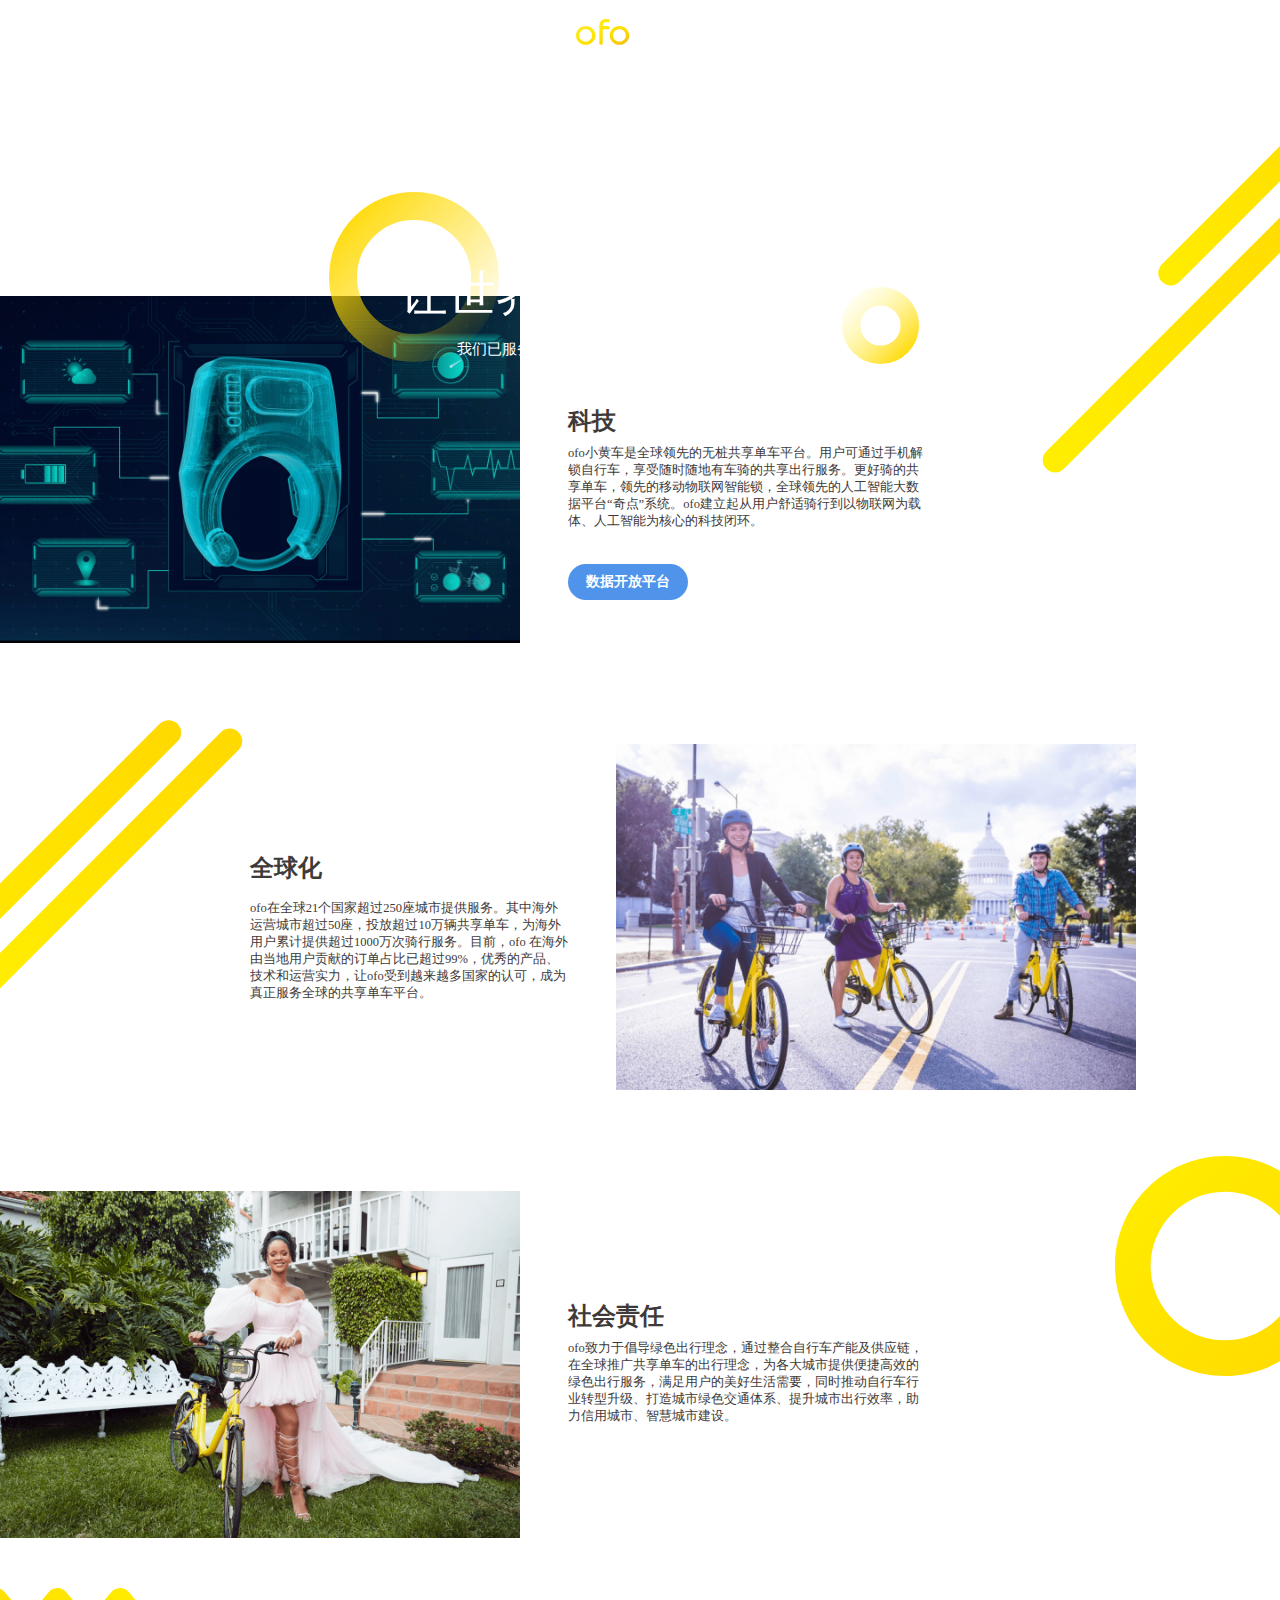
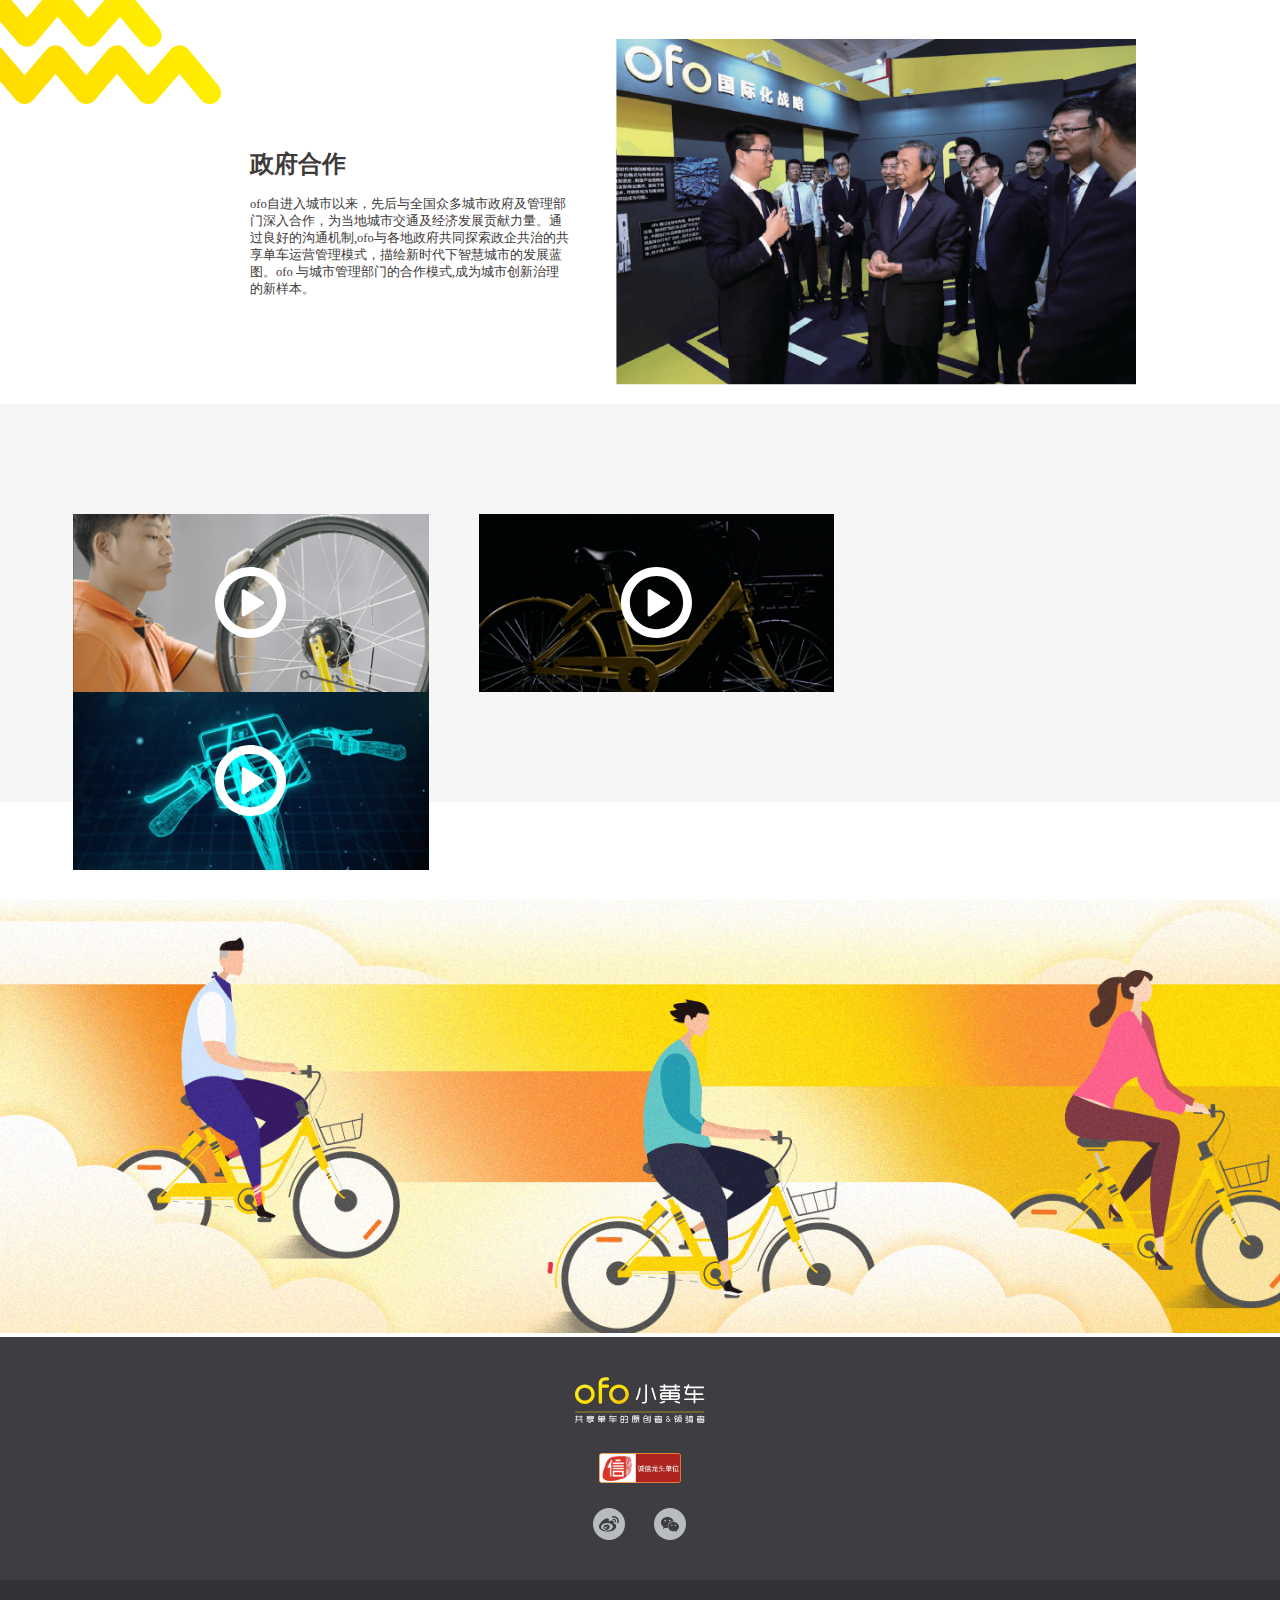
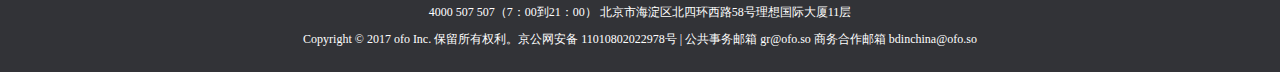
<file: index.html>
<!doctype html>
<html lang="en">
<head>
	<meta charset="UTF-8">
	<title>小黄车官网</title>
	<link rel="stylesheet" href="css/style.css">
</head>
<body>
	<header class="head-section">
		<div class="head-content">
			<img class="head-logo" src="img/logo_white.svg">
			<div class="head-nav">
				<a href="javascript:;">首页</a>
				<a href="javascript:;">关于</a>
				<a href="javascript:;">商业合作</a>
			</div>
			<div class="head-henxian"></div>
		</div>
	</header>
	<div class="video-section">
		<video data-v-2d70e0e9="" src="http://ofo.oss-cn-qingdao.aliyuncs.com/ofoweb/official/new.mp4" muted="muted" autoplay="autoplay" loop="loop" class="mainVideo"></video>
		<div class="video-text">
			<div class="video-text-content">
				<img class="video-img-step1" src="img/video-01.svg">
				<img class="video-img-step2" src="img/video-text.svg">
				<img class="video-img-step3" src="img/video-02.svg">
				<p>我们已服务于全球21个国家，超过250座城市，2亿用户</p>
			</div>			
		</div>
		<a class="video-arrow" href="javascript:;">
				<img src="img/arrows.svg">
				<p>了解更多</p>
			</a>
	</div>
	<div class="contanter">
		<div class="img-section">
			<img class="img-step1" src="img/element1.svg">
			<img class="img-step2" src="img/element2.svg">
			<img class="img-step3" src="img/element3.svg">
			<img class="img-step4" src="img/element4.svg">
		</div>
		<div class="describe-section">
			<div class="describe-item">
				<div class="describe-item-left">
					<img src="img/pc-science.png">
					<div class="describe-item-text left">
						<h3>科技</h3>
						<p>
							ofo小黄车是全球领先的无桩共享单车平台。用户可通过手机解锁自行车，享受随时随地有车骑的共享出行服务。更好骑的共享单车，领先的移动物联网智能锁，全球领先的人工智能大数据平台“奇点”系统。ofo建立起从用户舒适骑行到以物联网为载体、人工智能为核心的科技闭环。
						</p>
						<a class="describe-item-button" href="javascript:;">数据开放平台</a>
					</div>
				</div>
			</div>
			<div class="describe-item">
				<div class="describe-item-right">
					<img src="img/pc-global.png">
					<div class="describe-item-text right">
						<h3>全球化</h3>
						<p>
							ofo在全球21个国家超过250座城市提供服务。其中海外运营城市超过50座，投放超过10万辆共享单车，为海外用户累计提供超过1000万次骑行服务。目前，ofo 在海外由当地用户贡献的订单占比已超过99%，优秀的产品、技术和运营实力，让ofo受到越来越多国家的认可，成为真正服务全球的共享单车平台。
						</p>
					</div>
				</div>
			</div>
			<div class="describe-item">
				<div class="describe-item-left">
					<img src="img/pc-social-duty.png">
					<div class="describe-item-text left">
						<h3>社会责任</h3>
						<p>
							ofo致力于倡导绿色出行理念，通过整合自行车产能及供应链，在全球推广共享单车的出行理念，为各大城市提供便捷高效的绿色出行服务，满足用户的美好生活需要，同时推动自行车行业转型升级、打造城市绿色交通体系、提升城市出行效率，助力信用城市、智慧城市建设。
						</p>
						
					</div>
				</div>
			</div>
			<div class="describe-item">
				<div class="describe-item-right">
					<img src="img/pc-government.png">
					<div class="describe-item-text right">
						<h3>政府合作</h3>
						<p>
							ofo自进入城市以来，先后与全国众多城市政府及管理部门深入合作，为当地城市交通及经济发展贡献力量。通过良好的沟通机制,ofo与各地政府共同探索政企共治的共享单车运营管理模式，描绘新时代下智慧城市的发展蓝图。ofo 与城市管理部门的合作模式,成为城市创新治理的新样本。
						</p>
					</div>
				</div>
			</div>
		</div>
	</div>

	<div class="mainPlayer-section">
		<ul class="mainPlayer-list">

			<li class="mainPlayer-item">
				<div class="mainPlayer-itemss">
					<img src="img/feed_video_play_nor.svg">
					<img src="img/aofosbirth.png">
				</div>
			</li>
			<li class="mainPlayer-item">
				<div class="mainPlayer-itemss">
					<img src="img/feed_video_play_nor.svg">
					<img src="img/ofo_tec_vis.png">
				</div>
			</li>
			<li class="mainPlayer-item">
				<div class="mainPlayer-itemss">
					<img src="img/feed_video_play_nor.svg">
					<img src="img/qidianbigdata.png">
				</div>
			</li>
		</ul>
	</div>

	<div class="banner-section">
		<img src="img/foot_picture_2.png">
	</div>

	<div class="bottom-section">
		<img class="bottom-logo" src="img/logo-02.svg">
		<a class="gxb" href="javascript:;"><img src="img/longtou.png"></a>
		<div class="social_media_account">
			<img class="sina" src="img/sina.svg">
			<img class="wixin" src="img/wixin.svg">
		</div>
	</div>

	<footer>
		<p class="text1">
      4000 507 507（7：00到21：00） 北京市海淀区北四环西路58号理想国际大厦11层
    </p>

    <p class="text2">
      Copyright © 2017 ofo Inc. 保留所有权利。京公网安备 11010802022978号   |   公共事务邮箱 gr@ofo.so 商务合作邮箱 bdinchina@ofo.so
    </p>
	</footer>

</body>
</html>
</file>
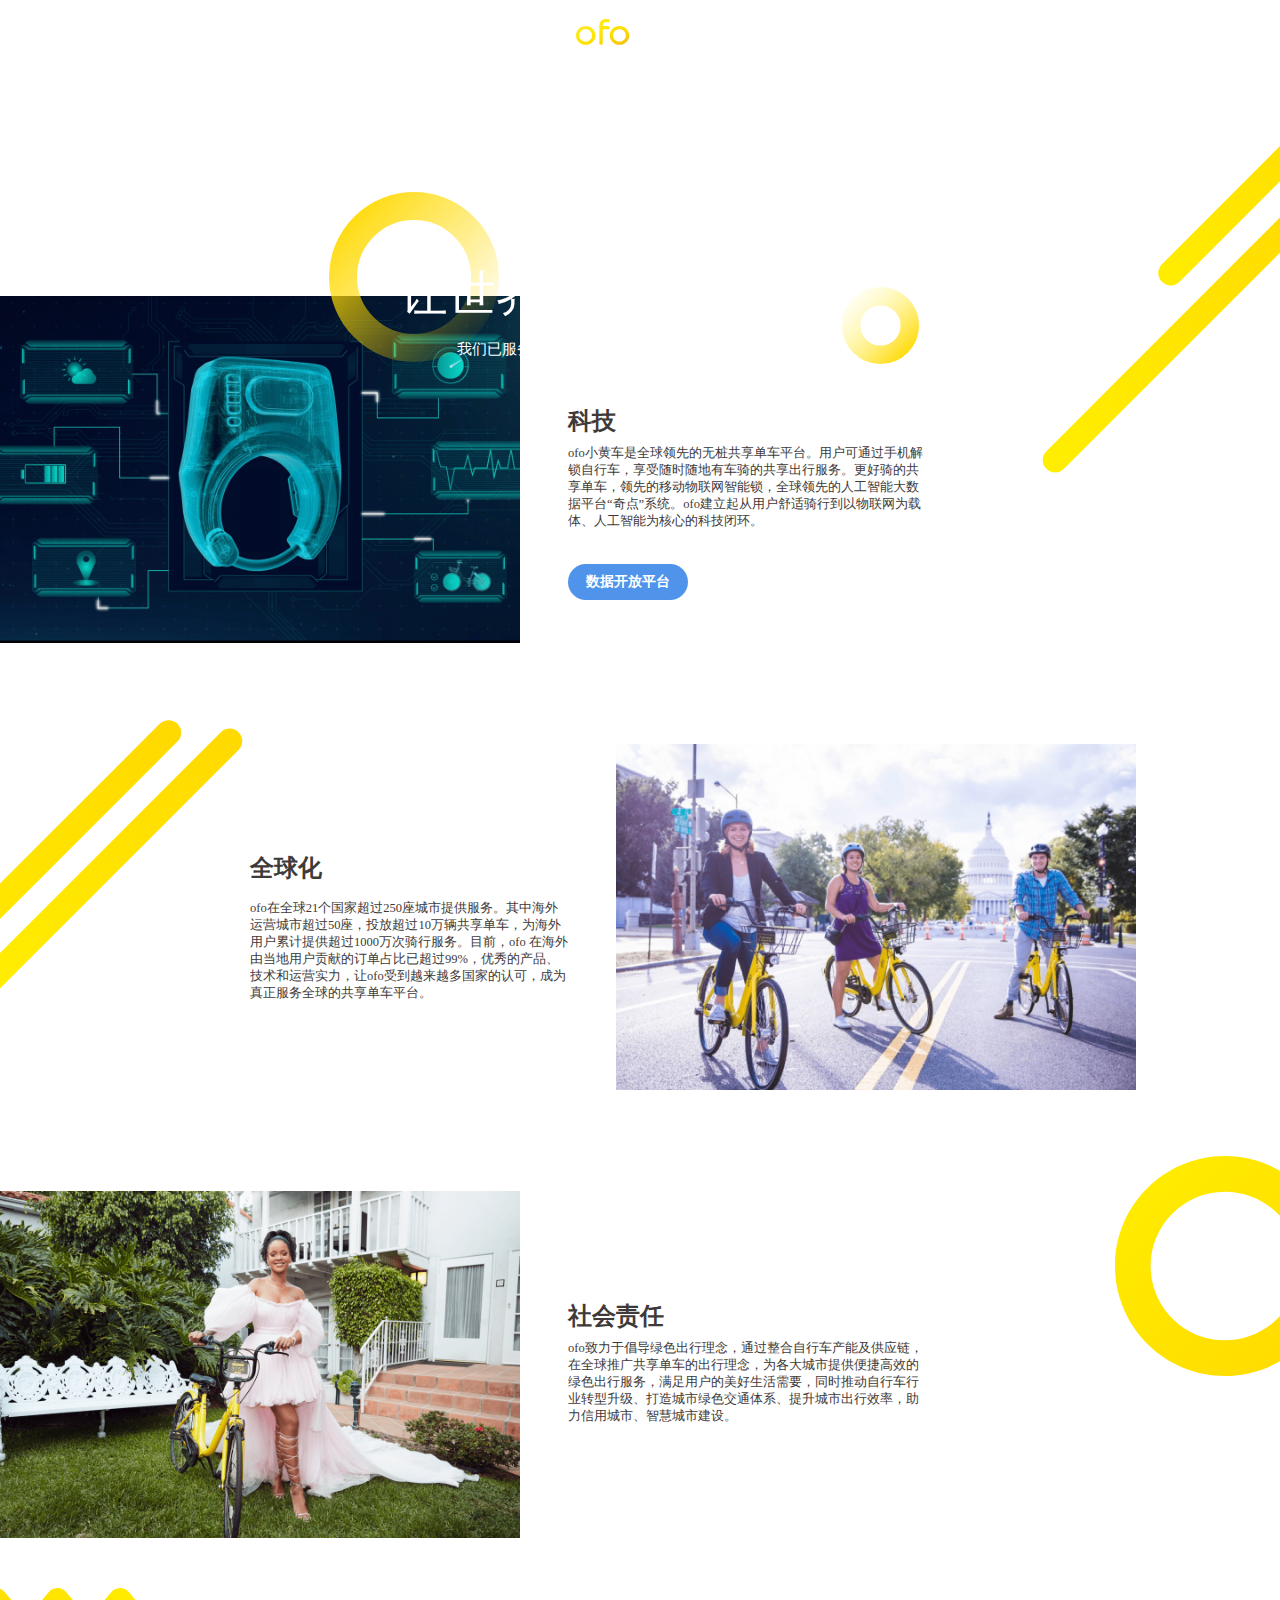
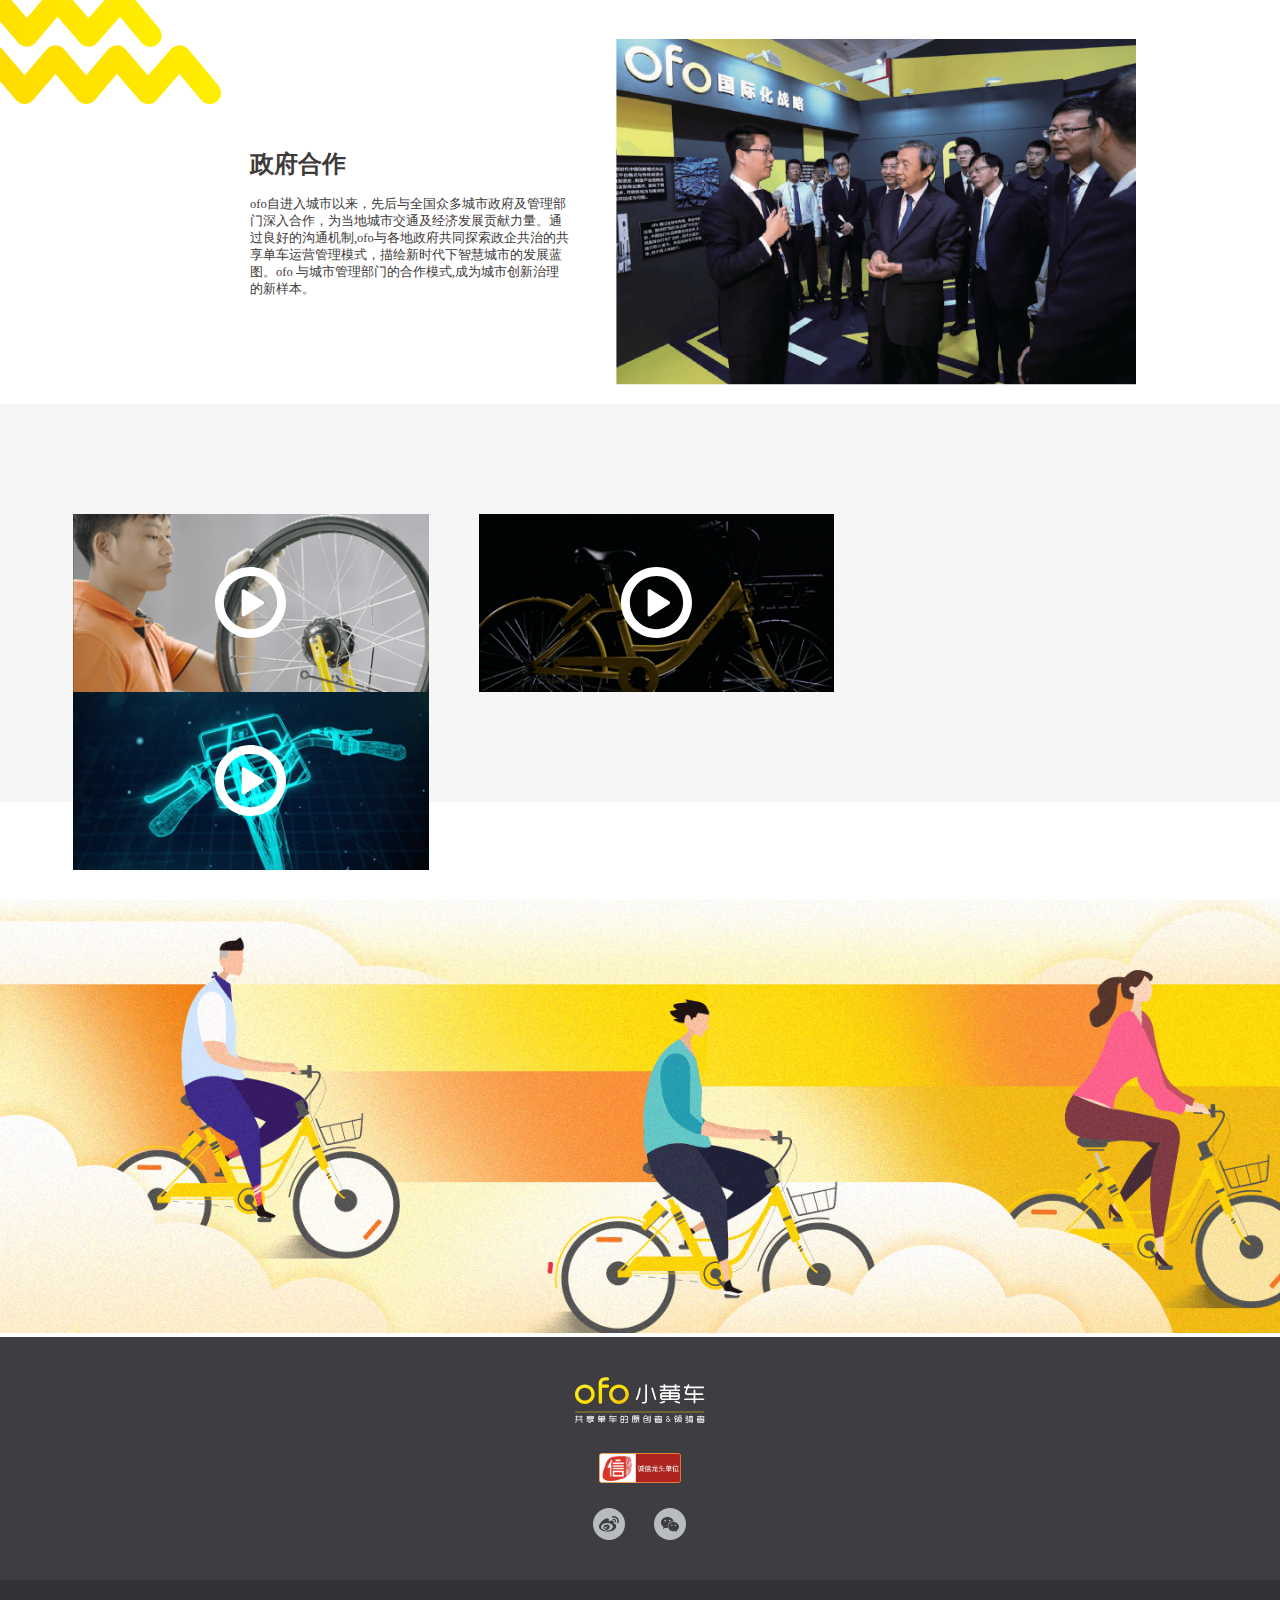
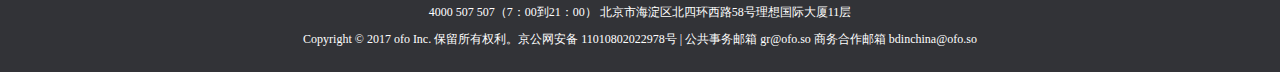
<file: html/index-01.html>
<!doctype html>
<html lang="en">
<head>
	<meta charset="UTF-8">
	<title>小黄车官网</title>
	<link rel="stylesheet" href="../css/style-01.css">
</head>
<body>
	<header class="head-section">
		<div class="head-content">
			<img class="head-logo" src="../img/logo_white.svg">
			<div class="head-nav">
				<a href="javascript:;">首页</a>
				<a href="javascript:;">关于</a>
				<a href="index-02.html">商业合作</a>
			</div>
			<div class="head-henxian"></div>
		</div>
	</header>
	<div class="video-section">
		<video data-v-2d70e0e9="" src="http://ofo.oss-cn-qingdao.aliyuncs.com/ofoweb/official/new.mp4" muted="muted" autoplay="autoplay" loop="loop" class="mainVideo"></video>
		<div class="video-text">
			<div class="video-text-content">
				<img class="video-img-step1" src="../img/video-01.svg">
				<img class="video-img-step2" src="../img/video-text.svg">
				<img class="video-img-step3" src="../img/video-02.svg">
				<p>我们已服务于全球21个国家，超过250座城市，2亿用户</p>
			</div>			
		</div>
		<a class="video-arrow" href="javascript:;">
				<img src="../img/arrows.svg">
				<p>了解更多</p>
			</a>
	</div>
	<div class="contanter">
		<div class="img-section">
			<img class="img-step1" src="../img/element1.svg">
			<img class="img-step2" src="../img/element2.svg">
			<img class="img-step3" src="../img/element3.svg">
			<img class="img-step4" src="../img/element4.svg">
		</div>
		<div class="describe-section">
			<div class="describe-item">
				<div class="describe-item-left">
					<img src="../img/pc-science.png">
					<div class="describe-item-text left">
						<h3>科技</h3>
						<p>
							ofo小黄车是全球领先的无桩共享单车平台。用户可通过手机解锁自行车，享受随时随地有车骑的共享出行服务。更好骑的共享单车，领先的移动物联网智能锁，全球领先的人工智能大数据平台“奇点”系统。ofo建立起从用户舒适骑行到以物联网为载体、人工智能为核心的科技闭环。
						</p>
						<a class="describe-item-button" href="javascript:;">数据开放平台</a>
					</div>
				</div>
			</div>
			<div class="describe-item">
				<div class="describe-item-right">
					<img src="../img/pc-global.png">
					<div class="describe-item-text right">
						<h3>全球化</h3>
						<p>
							ofo在全球21个国家超过250座城市提供服务。其中海外运营城市超过50座，投放超过10万辆共享单车，为海外用户累计提供超过1000万次骑行服务。目前，ofo 在海外由当地用户贡献的订单占比已超过99%，优秀的产品、技术和运营实力，让ofo受到越来越多国家的认可，成为真正服务全球的共享单车平台。
						</p>
					</div>
				</div>
			</div>
			<div class="describe-item">
				<div class="describe-item-left">
					<img src="../img/pc-social-duty.png">
					<div class="describe-item-text left">
						<h3>社会责任</h3>
						<p>
							ofo致力于倡导绿色出行理念，通过整合自行车产能及供应链，在全球推广共享单车的出行理念，为各大城市提供便捷高效的绿色出行服务，满足用户的美好生活需要，同时推动自行车行业转型升级、打造城市绿色交通体系、提升城市出行效率，助力信用城市、智慧城市建设。
						</p>
						
					</div>
				</div>
			</div>
			<div class="describe-item">
				<div class="describe-item-right">
					<img src="../img/pc-government.png">
					<div class="describe-item-text right">
						<h3>政府合作</h3>
						<p>
							ofo自进入城市以来，先后与全国众多城市政府及管理部门深入合作，为当地城市交通及经济发展贡献力量。通过良好的沟通机制,ofo与各地政府共同探索政企共治的共享单车运营管理模式，描绘新时代下智慧城市的发展蓝图。ofo 与城市管理部门的合作模式,成为城市创新治理的新样本。
						</p>
					</div>
				</div>
			</div>
		</div>
	</div>

	<div class="mainPlayer-section">
		<ul class="mainPlayer-list">

			<li class="mainPlayer-item">
				<div class="mainPlayer-itemss">
					<img src="../img/feed_video_play_nor.svg">
					<img src="../img/aofosbirth.png">
				</div>
			</li>
			<li class="mainPlayer-item">
				<div class="mainPlayer-itemss">
					<img src="../img/feed_video_play_nor.svg">
					<img src="../img/ofo_tec_vis.png">
				</div>
			</li>
			<li class="mainPlayer-item">
				<div class="mainPlayer-itemss">
					<img src="../img/feed_video_play_nor.svg">
					<img src="../img/qidianbigdata.png">
				</div>
			</li>
		</ul>
	</div>

	<div class="banner-section">
		<img src="../img/foot_picture_2.png">
	</div>

	<div class="bottom-section">
		<img class="bottom-logo" src="../img/logo-02.svg">
		<a class="gxb" href="javascript:;"><img src="../img/longtou.png"></a>
		<div class="social_media_account">
			<img class="sina" src="../img/sina.svg">
			<img class="wixin" src="../img/wixin.svg">
		</div>
	</div>

	<footer>
		<p class="text1">
      4000 507 507（7：00到21：00） 北京市海淀区北四环西路58号理想国际大厦11层
    </p>

    <p class="text2">
      Copyright © 2017 ofo Inc. 保留所有权利。京公网安备 11010802022978号   |   公共事务邮箱 gr@ofo.so 商务合作邮箱 bdinchina@ofo.so
    </p>
	</footer>

</body>
</html>
</file>
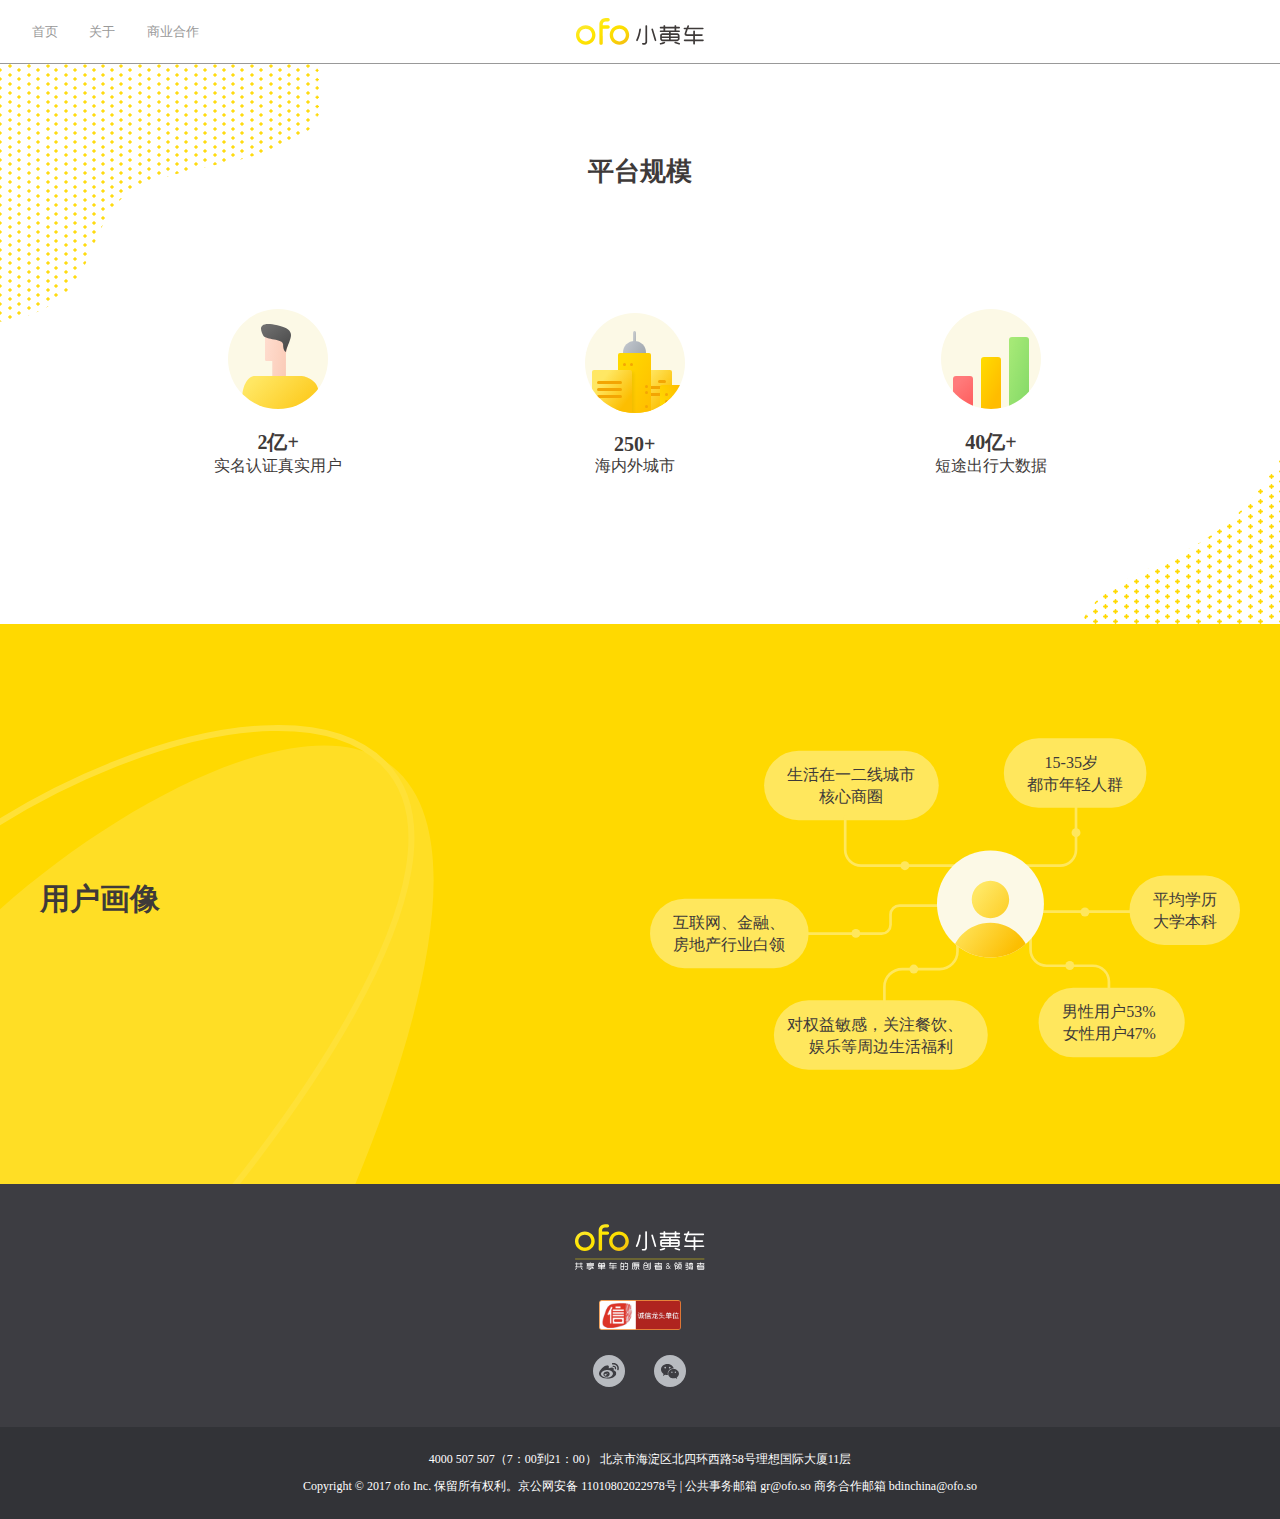
<file: html/index-02.html>
<!doctype html>
<html lang="en">
<head>
	<meta charset="UTF-8">
	<title>小黄车官网</title>
	<link rel="stylesheet" href="../css/style-02.css">
</head>
<body>
	<header class="head-section">
		<div class="head-content">
			<img class="head-logo" src="../img/logo_black.svg">
			<div class="head-nav">
				<a href="index-01.html">首页</a>
				<a href="javascript:;">关于</a>
				<a href="javascript:;">商业合作</a>
			</div>
			<div class="head-henxian"></div>
		</div>
	</header>

	<div class="contaner">

		<div class="platform-section">
			<div class="platfrom-content">
				<h2 class="platfrom-title">平台规模</h2>
				<ul class="platfrom-list">
					<li class="platfrom-item">
						<div class="platfrom-img"><img src="../img/ic_platform_user.svg"></div>
						<h4 class="play">2亿+</h4>
						<p class="text">实名认证真实用户</p>
					</li>
					<li class="platfrom-item">
						<div class="platfrom-img"><img src="../img/ic_platform_city.svg"></div>
						<h4 class="play">250+</h4>
						<p class="text">海内外城市</p>
					</li>
					<li class="platfrom-item">
						<div class="platfrom-img"><img src="../img/ic_platform_data.svg"></div>
						<h4 class="play">40亿+</h4>
						<p class="text">短途出行大数据</p>
					</li>
				</ul>
			</div>
		</div>
		<div class="user-section">
			<div class="user-content">
				<h2 class="user-title">用户画像</h2>
				<div class="user-list"></div>
			</div>
		</div>





	</div>
<!--1111111111111111111111-->
	<div class="bottom-section">
		<img class="bottom-logo" src="../img/logo-02.svg">
		<a class="gxb" href="javascript:;"><img src="../img/longtou.png"></a>
		<div class="social_media_account">
			<img class="sina" src="../img/sina.svg">
			<img class="wixin" src="../img/wixin.svg">
		</div>
	</div>
	<footer>
		<p class="text1">
      4000 507 507（7：00到21：00） 北京市海淀区北四环西路58号理想国际大厦11层
    </p>
    <p class="text2">
      Copyright © 2017 ofo Inc. 保留所有权利。京公网安备 11010802022978号   |   公共事务邮箱 gr@ofo.so 商务合作邮箱 bdinchina@ofo.so
    </p>
	</footer>
</body>
</html>
</file>
<file: css/style.css>
*{
	margin:0 auto;
	padding:0;
	box-sizing:border-box;
}
a{
	text-decoration: none;		
}
body{
	font-family: PingFangSC-Regular,myfont,Helvetica Neue,Helvetica,Hiragino Sans GB,STHeitiSC-Light,Microsoft YaHei,\\5FAE\8F6F\96C5\9ED1,Arial,sans-serif;
}

.head-section{
	position: fixed;
	top: 0;
	width: 100vw;
	height: 5vw;
	z-index: 250;
	transition: background-color 1s;
}
/*.head-content{
	position: absolute;
}*/
.head-logo{
	position: absolute;
	top: 50%;
	left: 50%;
	text-align: center;
	width: 10vw;
  height: 2.1vw;
  display: inline-block;
	cursor: pointer;
	margin-left: -5vw;
  margin-top: -1.05vw;
}
.head-nav{
	margin-left: 2.5vw;
  position: absolute;
  display: inline-block;
  top: 0;
}
.head-nav>a{
	display: inline-block;
	line-height: 5vw;
	margin-right: 2.1vw;
  font-family: PingFangSC-Regular;
  font-size: 1vw;
  color: #fff;
}
.head-henxian{
  position: absolute;
  top: 5vw;
  left: 50%;
	width: 95vw;
	height: 1px; 
	background: #fff;
  opacity: .3;
  margin-left: -47.5vw;
}
.video-section{
	display: block;
  position: relative;
 
}
.video-section>video{
	width: 100vw;
  z-index: 100;
}
.video-text{
	position: absolute;
  top: 15vw;
  left: 25.7vw;
  right: 25.7vw;
  z-index: 200;
  width: 48.7vw;
  min-height: 50vw;
}
.video-text-content{
	width: 43.8vw;
  height: 13.5vw;
  left: 50%;
  margin-left: -24.35vw;
}
.video-img-step1{
	position: absolute;
  width: 13.3vw;
  top: 0;
  left: 0;
  /*animation: democircle-data-v-77435fdf 4s linear 1s 1 normal forwards;*/
}
.video-img-step2{
	position: absolute;
	width: 37.3vw;
  top: 6.1vw;
  left: 50%;
  margin-left: -18.65vw;
  /*animation: demotitle-data-v-77435fdf 4s linear 1s 1 normal forwards;*/
}
.video-img-step3{
	position: absolute;
	top: 7.4vw;
	right: 2.6vw;
  width: 6vw;
  
 /* animation: demotitle-data-v-77435fdf 4s linear 1s 1 normal forwards;*/
}
.video-text-content>p{
	position: absolute;
	left: 50%;
	width: 30vw;
  top: 11.5vw;
  margin-left: -15vw;
 
  color: #fff;
  font-size: 1.2vw;
  text-align: center;
/*  animation: demotext-data-v-77435fdf 4s linear 1s 1 normal forwards;*/
}
.video-arrow{
	display: inline-block;
	position: absolute;
	top: 48vw;
  width: 100vw;
  text-align: center;
  z-index: 200; 
}
.video-arrow>p{
	display: block;
  margin-top: 12px;
  font-family: PingFangSC-Regular;
  font-size: 14px;
  color: #fff;
}

.contanter{
	position: relative;
	width: 100vw;
	background-color: #fff;
	padding-top: 60px;
}
/*.img-section{
	position: relative;
}*/
.img-step1{
	position: absolute;
  width: 28vw;
  left: -9vw;
  top: 44.2vw;
}
.img-step2{
	position: absolute;
  width: 25.4vw;
  right: -6.8vw;
  top: -6vw;
}
.img-step3{
	position: absolute;
  width: 17.2vw;
  right: -4.3vw;
  top: 78.3vw;
}
.img-step4{
	position: absolute;
  width: 23.3vw;
  left: -6vw;
  top: 112vw;
}



.describe-item{
	position: relative;
	display: inline-block;
  width: 88.76vw;
  height: 27vw;
  margin: 82px auto 20px;
}
.describe-item-left{
	height: 27vw;
  overflow: hidden;
}
.describe-item-left>img{
	position: absolute;
  width: 40.625vw;
  height: 27.083vw;
  top: 0;
  left: 0;
}
.describe-item-text.left{
	position: absolute;
  width: 27.8vw;
  height: 15vw;
  top: 50%;
  left: 50%;
  margin-top: -5vw;
}
.describe-item-text.left>h3{
	font-family: PingFangSC-Semibold;
  font-size: 24px;
  font-weight: 700;
  color: #3e3a39;
  margin-bottom: 8px;
}
.describe-item-text.left>p{
	width: 27.8vw;
  height: 9vw;
  font-family: PingFangSC-Regular;
  font-size: .98vw;
  word-wrap: break-word;
  color: #3e3a39;
  display: inline-block;
  -webkit-box-orient: vertical;
  -webkit-line-clamp: 12;
  overflow: hidden;
  text-overflow: ellipsis;
}
.describe-item-button{
	display: inline-block;
  width: 120px;
  height: 36px;
  background: #4f93ea;
  line-height: 36px;
  text-align: center;
  color: #fff;
  font-size: 14px;
  font-family: PingFangSC-Semibold;
  font-weight: 700;
  border: none;
  border-radius: 20px;
  cursor: pointer;
}

.describe-item-right{
	height: 27vw;
	overflow: hidden;
}
.describe-item-right>img{
	position: absolute;
  width: 40.625vw;
  height: 27.083vw;
  top: 0;
  right: 0;
}
.describe-item-text.right{
	position: absolute;
  width: 27.8vw;
  height: 15vw;
  top: 50%;
  left: 22%;
  margin-top: -5vw;
}
.describe-item-text.right>h3{
	font-family: PingFangSC-Semibold;
  font-size: 24px;
  font-weight: 700;
  color: #3e3a39;
  margin-bottom: 16px;
}
.describe-item-text.right>p{
	width: 25vw;
  height: 12vw;
  font-family: PingFangSC-Regular;
  font-size: .98vw;
  color: #3e3a39;
  display: inline-block;
  -webkit-box-orient: vertical;
  -webkit-line-clamp: 7;
  overflow: hidden;
  text-overflow: ellipsis;
}

.mainPlayer-section{
	position: relative;
  width: 100vw;
  cursor: pointer;
  height: 31.1vw;
  background-color: #f6f6f6;
}
.mainPlayer-list{
	position: absolute;
  width: 88.6vw;
  height: 13.9vw;
  left: 50%;
  top: 50%;
  margin-left: -44.3vw;
  margin-top: -7vw;
  font-size: 0;
}
.mainPlayer-item{
	display: inline-block;
	width: 27.78vw;
	height: 13.9vw;
	margin-right: 50px;
}
.mainPlayer-item:last-child{
	margin-right: 0;
}
.mainPlayer-itemss{
	position: absolute;
  width: 27.78vw;
  height: 13.9vw;
  background-color: rgba(0,0,0,.3);
  z-index: 222;
}
.mainPlayer-itemss>img:nth-child(1){
	position: absolute;
  width: 5.56vw;
  height: 5.56vw;
  left: 11.1vw;
  top: 4.17vw;
}
.mainPlayer-itemss>img:nth-child(1):hover{
	opacity: .6;
}
.mainPlayer-itemss>img:nth-child(2){
	width: 100%;
  height: 13.9vw;
}

.banner-section{
	padding-top: 7.6vw;
	width: 100%;
}
.banner-section>img{
	width: 100%;
}

.bottom-section{
	position: relative;
  background-color: #3d3d42;
  width: 100vw;
  height: 243px;
}
.bottom-logo{
	position: absolute;
	top: 40px;
	left: 50%;
  width: 130px;
  height: 46px;
  margin-left: -65px;
}
.gxb{
	display: inline-block;
	position: absolute;
	top: 116px;
	left: 50%;
	width: 82px;
  height: 30px;
  margin-left: -41px;
}
.gxb>img{
	width: 82px;
  height: 30px;
}
.social_media_account{
  position: absolute;
  left: 50%;
  top: 171px;
	width: 94px;
  height: 32px;
  margin-left: -47px;
  
}
.social_media_account .sina{
	display: inline-block;
	width: 32px;
  height: 32px;
  margin-right: 25px;
  cursor: pointer;
}
.social_media_account .wixin{
	width: 32px;
  height: 32px;
  cursor: pointer;
}

footer{
	width: 100vw;
  height: 92px;
  background-color: #323337;
  padding-top: 24px;
}
footer>p{
	width: 100vw;
  text-align: center;
  font-family: PingFangSC-Regular;
  font-size: 12px;
  color: #fff;
  margin-bottom: 10px;
}
</file>
<file: css/style-01.css>
*{
	margin:0 auto;
	padding:0;
	box-sizing:border-box;
}
a{
	text-decoration: none;		
}
body{
	font-family: PingFangSC-Regular,myfont,Helvetica Neue,Helvetica,Hiragino Sans GB,STHeitiSC-Light,Microsoft YaHei,\\5FAE\8F6F\96C5\9ED1,Arial,sans-serif;
}

.head-section{
	position: fixed;
	top: 0;
	width: 100vw;
	height: 5vw;
	z-index: 250;
	transition: background-color 1s;
}
/*.head-content{
	position: absolute;
}*/
.head-logo{
	position: absolute;
	top: 50%;
	left: 50%;
	text-align: center;
	width: 10vw;
  height: 2.1vw;
  display: inline-block;
	cursor: pointer;
	margin-left: -5vw;
  margin-top: -1.05vw;
}
.head-nav{
	margin-left: 2.5vw;
  position: absolute;
  display: inline-block;
  top: 0;
}
.head-nav>a{
	display: inline-block;
	line-height: 5vw;
	margin-right: 2.1vw;
  font-family: PingFangSC-Regular;
  font-size: 1vw;
  color: #fff;
}
.head-henxian{
  position: absolute;
  top: 5vw;
  left: 50%;
	width: 95vw;
	height: 1px; 
	background: #fff;
  opacity: .3;
  margin-left: -47.5vw;
}
.video-section{
	display: block;
  position: relative;
 
}
.video-section>video{
	width: 100vw;
  z-index: 100;
}
.video-text{
	position: absolute;
  top: 15vw;
  left: 25.7vw;
  right: 25.7vw;
  z-index: 200;
  width: 48.7vw;
  min-height: 50vw;
}
.video-text-content{
	width: 43.8vw;
  height: 13.5vw;
  left: 50%;
  margin-left: -24.35vw;
}
.video-img-step1{
	position: absolute;
  width: 13.3vw;
  top: 0;
  left: 0;
  /*animation: democircle-data-v-77435fdf 4s linear 1s 1 normal forwards;*/
}
.video-img-step2{
	position: absolute;
	width: 37.3vw;
  top: 6.1vw;
  left: 50%;
  margin-left: -18.65vw;
  /*animation: demotitle-data-v-77435fdf 4s linear 1s 1 normal forwards;*/
}
.video-img-step3{
	position: absolute;
	top: 7.4vw;
	right: 2.6vw;
  width: 6vw;
  
 /* animation: demotitle-data-v-77435fdf 4s linear 1s 1 normal forwards;*/
}
.video-text-content>p{
	position: absolute;
	left: 50%;
	width: 30vw;
  top: 11.5vw;
  margin-left: -15vw;
 
  color: #fff;
  font-size: 1.2vw;
  text-align: center;
/*  animation: demotext-data-v-77435fdf 4s linear 1s 1 normal forwards;*/
}
.video-arrow{
	display: inline-block;
	position: absolute;
	top: 48vw;
  width: 100vw;
  text-align: center;
  z-index: 200; 
}
.video-arrow>p{
	display: block;
  margin-top: 12px;
  font-family: PingFangSC-Regular;
  font-size: 14px;
  color: #fff;
}

.contanter{
	position: relative;
	width: 100vw;
	background-color: #fff;
	padding-top: 60px;
}
/*.img-section{
	position: relative;
}*/
.img-step1{
	position: absolute;
  width: 28vw;
  left: -9vw;
  top: 44.2vw;
}
.img-step2{
	position: absolute;
  width: 25.4vw;
  right: -6.8vw;
  top: -6vw;
}
.img-step3{
	position: absolute;
  width: 17.2vw;
  right: -4.3vw;
  top: 78.3vw;
}
.img-step4{
	position: absolute;
  width: 23.3vw;
  left: -6vw;
  top: 112vw;
}



.describe-item{
	position: relative;
	display: inline-block;
  width: 88.76vw;
  height: 27vw;
  margin: 82px auto 20px;
}
.describe-item-left{
	height: 27vw;
  overflow: hidden;
}
.describe-item-left>img{
	position: absolute;
  width: 40.625vw;
  height: 27.083vw;
  top: 0;
  left: 0;
}
.describe-item-text.left{
	position: absolute;
  width: 27.8vw;
  height: 15vw;
  top: 50%;
  left: 50%;
  margin-top: -5vw;
}
.describe-item-text.left>h3{
	font-family: PingFangSC-Semibold;
  font-size: 24px;
  font-weight: 700;
  color: #3e3a39;
  margin-bottom: 8px;
}
.describe-item-text.left>p{
	width: 27.8vw;
  height: 9vw;
  font-family: PingFangSC-Regular;
  font-size: .98vw;
  word-wrap: break-word;
  color: #3e3a39;
  display: inline-block;
  -webkit-box-orient: vertical;
  -webkit-line-clamp: 12;
  overflow: hidden;
  text-overflow: ellipsis;
}
.describe-item-button{
	display: inline-block;
  width: 120px;
  height: 36px;
  background: #4f93ea;
  line-height: 36px;
  text-align: center;
  color: #fff;
  font-size: 14px;
  font-family: PingFangSC-Semibold;
  font-weight: 700;
  border: none;
  border-radius: 20px;
  cursor: pointer;
}

.describe-item-right{
	height: 27vw;
	overflow: hidden;
}
.describe-item-right>img{
	position: absolute;
  width: 40.625vw;
  height: 27.083vw;
  top: 0;
  right: 0;
}
.describe-item-text.right{
	position: absolute;
  width: 27.8vw;
  height: 15vw;
  top: 50%;
  left: 22%;
  margin-top: -5vw;
}
.describe-item-text.right>h3{
	font-family: PingFangSC-Semibold;
  font-size: 24px;
  font-weight: 700;
  color: #3e3a39;
  margin-bottom: 16px;
}
.describe-item-text.right>p{
	width: 25vw;
  height: 12vw;
  font-family: PingFangSC-Regular;
  font-size: .98vw;
  color: #3e3a39;
  display: inline-block;
  -webkit-box-orient: vertical;
  -webkit-line-clamp: 7;
  overflow: hidden;
  text-overflow: ellipsis;
}

.mainPlayer-section{
	position: relative;
  width: 100vw;
  cursor: pointer;
  height: 31.1vw;
  background-color: #f6f6f6;
}
.mainPlayer-list{
	position: absolute;
  width: 88.6vw;
  height: 13.9vw;
  left: 50%;
  top: 50%;
  margin-left: -44.3vw;
  margin-top: -7vw;
  font-size: 0;
}
.mainPlayer-item{
	display: inline-block;
	width: 27.78vw;
	height: 13.9vw;
	margin-right: 50px;
}
.mainPlayer-item:last-child{
	margin-right: 0;
}
.mainPlayer-itemss{
	position: absolute;
  width: 27.78vw;
  height: 13.9vw;
  background-color: rgba(0,0,0,.3);
  z-index: 222;
}
.mainPlayer-itemss>img:nth-child(1){
	position: absolute;
  width: 5.56vw;
  height: 5.56vw;
  left: 11.1vw;
  top: 4.17vw;
}
.mainPlayer-itemss>img:nth-child(1):hover{
	opacity: .6;
}
.mainPlayer-itemss>img:nth-child(2){
	width: 100%;
  height: 13.9vw;
}

.banner-section{
	padding-top: 7.6vw;
	width: 100%;
}
.banner-section>img{
	width: 100%;
}

.bottom-section{
	position: relative;
  background-color: #3d3d42;
  width: 100vw;
  height: 243px;
}
.bottom-logo{
	position: absolute;
	top: 40px;
	left: 50%;
  width: 130px;
  height: 46px;
  margin-left: -65px;
}
.gxb{
	display: inline-block;
	position: absolute;
	top: 116px;
	left: 50%;
	width: 82px;
  height: 30px;
  margin-left: -41px;
}
.gxb>img{
	width: 82px;
  height: 30px;
}
.social_media_account{
  position: absolute;
  left: 50%;
  top: 171px;
	width: 94px;
  height: 32px;
  margin-left: -47px;
  
}
.social_media_account .sina{
	display: inline-block;
	width: 32px;
  height: 32px;
  margin-right: 25px;
  cursor: pointer;
}
.social_media_account .wixin{
	width: 32px;
  height: 32px;
  cursor: pointer;
}

footer{
	width: 100vw;
  height: 92px;
  background-color: #323337;
  padding-top: 24px;
}
footer>p{
	width: 100vw;
  text-align: center;
  font-family: PingFangSC-Regular;
  font-size: 12px;
  color: #fff;
  margin-bottom: 10px;
}
</file>
<file: css/style-02.css>
*{
	margin:0 auto;
	padding:0;
	box-sizing:border-box;
}
a{
	text-decoration: none;		
}
body{
	font-family: PingFangSC-Regular,myfont,Helvetica Neue,Helvetica,Hiragino Sans GB,STHeitiSC-Light,Microsoft YaHei,\\5FAE\8F6F\96C5\9ED1,Arial,sans-serif;
}

.head-section{
	position: fixed;
	top: 0;
	width: 100vw;
	height: 5vw;
	z-index: 250;
	transition: background-color 1s;
	background-color: #fff;
	border-bottom: 1px solid #999;
}
/*.head-content{
	position: absolute;
}*/
.head-logo{
	position: absolute;
	top: 50%;
	left: 50%;
	text-align: center;
	width: 10vw;
  height: 2.1vw;
  display: inline-block;
	cursor: pointer;
	margin-left: -5vw;
  margin-top: -1.05vw;
}
.head-nav{
	margin-left: 2.5vw;
  position: absolute;
  display: inline-block;
  top: 0;
}
.head-nav>a{
	display: inline-block;
	line-height: 5vw;
	margin-right: 2.1vw;
  font-family: PingFangSC-Regular;
  font-size: 1vw;
  color: #999;
}
.head-henxian{
  position: absolute;
  top: 5vw;
  left: 50%;
	width: 95vw;
	height: 1px; 
	background: #fff;
  opacity: .3;
  margin-left: -47.5vw;
}

.contaner{
	margin-top: 5vw;
}
.platform-section{
	width: 100%;
	height: 560px;
	background-image: url(../img/bg_platform.svg);
	background-repeat: no-repeat;
	background-position: 50%;
	/*background: url(https://ofo.oss-cn-qingdao.aliyuncs.com/ofoweb/official/news_2018_04_02/pc/cooperation/bg_platform.svg) no-repeat 50%;*/
}
.platfrom-content{
	position: relative;
	width: 1080px;
	height: 100%;
	margin:0 auto;
	overflow: hidden;
}
.platfrom-title{
	text-align: center;
  margin-top: 90px;
  font-size: 26px;
  color: #3e3a39;
}
.platfrom-list{
	overflow: hidden;
  margin-top: 120px;
  font-size: 0;
}
.platfrom-item{
	display: inline-block;
	width: 33%;
	text-align: center;
  color: #3e3a39;
}
.platfrom-img{
	display: block;
  width: 100px;
  height: 100px;
  margin: 0 auto;
}
.platfrom-item .play{
	display: block;
  font-family: PingFangSC-Semibold;
  font-size: 20px;
  margin-top: 20px;
}
.platfrom-item .text{
	font-size: 16px;
	color: #3e3a39;
}

.user-section{
	position: relative;
	width: 100%;
	height: 560px;
	background-color: #ffd900;
	background-image: url(../img/bg_user.svg);
	background-repeat: no-repeat;
	background-position: 50%;
}
.user-title{
	font-size: 30px;
	color: #3e3a39;
	position: absolute;
	top: 255px;
	left: 40px;

}
.user-list{
	position: absolute;
	top: 0;
	right: 40px;
	width: 590px;
	height: 560px;
	background-image: url(../img/ic_user_portrait.svg);
	background-repeat: no-repeat;
	background-position: 50%;
	background-size: contain;

}


























.bottom-section{
	position: relative;
  background-color: #3d3d42;
  width: 100%;
  height: 243px;
}
.bottom-logo{
	position: absolute;
	top: 40px;
	left: 50%;
  width: 130px;
  height: 46px;
  margin-left: -65px;
}
.gxb{
	display: inline-block;
	position: absolute;
	top: 116px;
	left: 50%;
	width: 82px;
  height: 30px;
  margin-left: -41px;
}
.gxb>img{
	width: 82px;
  height: 30px;
}
.social_media_account{
  position: absolute;
  left: 50%;
  top: 171px;
	width: 94px;
  height: 32px;
  margin-left: -47px;
  
}
.social_media_account .sina{
	display: inline-block;
	width: 32px;
  height: 32px;
  margin-right: 25px;
  cursor: pointer;
}
.social_media_account .wixin{
	width: 32px;
  height: 32px;
  cursor: pointer;
}

footer{
	width: 100%;
  height: 92px;
  background-color: #323337;
  padding-top: 24px;
}
footer>p{
	width: 100vw;
  text-align: center;
  font-family: PingFangSC-Regular;
  font-size: 12px;
  color: #fff;
  margin-bottom: 10px;
}
</file>
